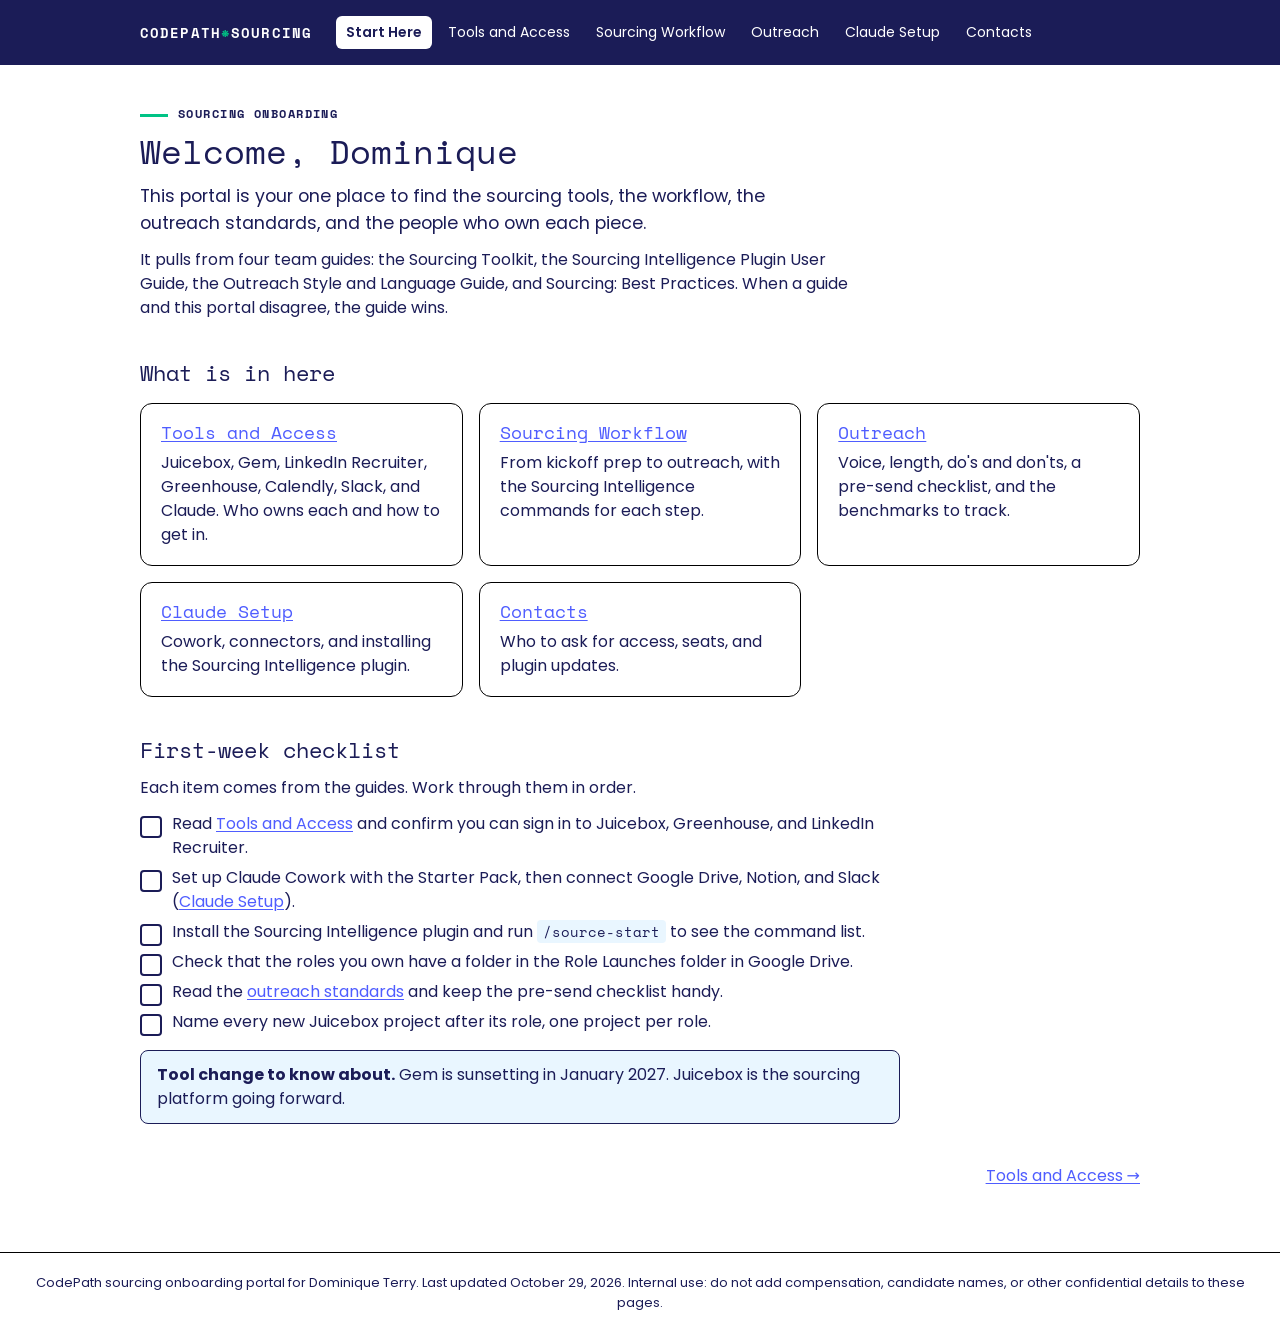
<file: index.html>
<!doctype html>
<html lang="en">
<head>
<meta charset="utf-8">
<meta name="viewport" content="width=device-width, initial-scale=1">
<meta name="robots" content="noindex, nofollow">
<title>Start Here | CodePath Sourcing Onboarding</title>
<link rel="preconnect" href="https://fonts.googleapis.com">
<link rel="preconnect" href="https://fonts.gstatic.com" crossorigin>
<link href="https://fonts.googleapis.com/css2?family=Poppins:wght@300;400;600&family=Space+Mono:wght@400;700&display=swap" rel="stylesheet">
<link rel="stylesheet" href="assets/styles.css">
</head>
<body>
<a class="skip" href="#main">Skip to content</a>
<header class="site"><div class="bar">
<a class="brand" href="index.html">CodePath<span>*</span>Sourcing</a>
<nav class="main" aria-label="Portal"><a href="index.html" aria-current="page">Start Here</a><a href="tools.html">Tools and Access</a><a href="workflow.html">Sourcing Workflow</a><a href="outreach.html">Outreach</a><a href="claude-setup.html">Claude Setup</a><a href="contacts.html">Contacts</a></nav>
</div></header>
<main id="main">
<p class="eyebrow">Sourcing onboarding</p>

<h1>Welcome, Dominique</h1>
<p class="lede">This portal is your one place to find the sourcing tools, the workflow, the outreach standards, and the people who own each piece.</p>
<p>It pulls from four team guides: the Sourcing Toolkit, the Sourcing Intelligence Plugin User Guide, the Outreach Style and Language Guide, and Sourcing: Best Practices. When a guide and this portal disagree, the guide wins.</p>

<h2>What is in here</h2>
<div class="grid">
  <div class="card"><h3><a href="tools.html">Tools and Access</a></h3><p>Juicebox, Gem, LinkedIn Recruiter, Greenhouse, Calendly, Slack, and Claude. Who owns each and how to get in.</p></div>
  <div class="card"><h3><a href="workflow.html">Sourcing Workflow</a></h3><p>From kickoff prep to outreach, with the Sourcing Intelligence commands for each step.</p></div>
  <div class="card"><h3><a href="outreach.html">Outreach</a></h3><p>Voice, length, do's and don'ts, a pre-send checklist, and the benchmarks to track.</p></div>
  <div class="card"><h3><a href="claude-setup.html">Claude Setup</a></h3><p>Cowork, connectors, and installing the Sourcing Intelligence plugin.</p></div>
  <div class="card"><h3><a href="contacts.html">Contacts</a></h3><p>Who to ask for access, seats, and plugin updates.</p></div>
</div>

<h2>First-week checklist</h2>
<p>Each item comes from the guides. Work through them in order.</p>
<ul class="checklist">
  <li>Read <a href="tools.html">Tools and Access</a> and confirm you can sign in to Juicebox, Greenhouse, and LinkedIn Recruiter.</li>
  <li>Set up Claude Cowork with the Starter Pack, then connect Google Drive, Notion, and Slack (<a href="claude-setup.html">Claude Setup</a>).</li>
  <li>Install the Sourcing Intelligence plugin and run <code>/source-start</code> to see the command list.</li>
  <li>Check that the roles you own have a folder in the Role Launches folder in Google Drive.</li>
  <li>Read the <a href="outreach.html">outreach standards</a> and keep the pre-send checklist handy.</li>
  <li>Name every new Juicebox project after its role, one project per role.</li>
</ul>

<div class="note"><strong>Tool change to know about.</strong> Gem is sunsetting in January 2027. Juicebox is the sourcing platform going forward.</div>

<div class="pager"><span></span><a href="tools.html">Tools and Access &rarr;</a></div>
</main>
<footer class="site">CodePath sourcing onboarding portal for Dominique Terry. Last updated October 29, 2026. Internal use: do not add compensation, candidate names, or other confidential details to these pages.</footer>
</body>
</html>
</file>
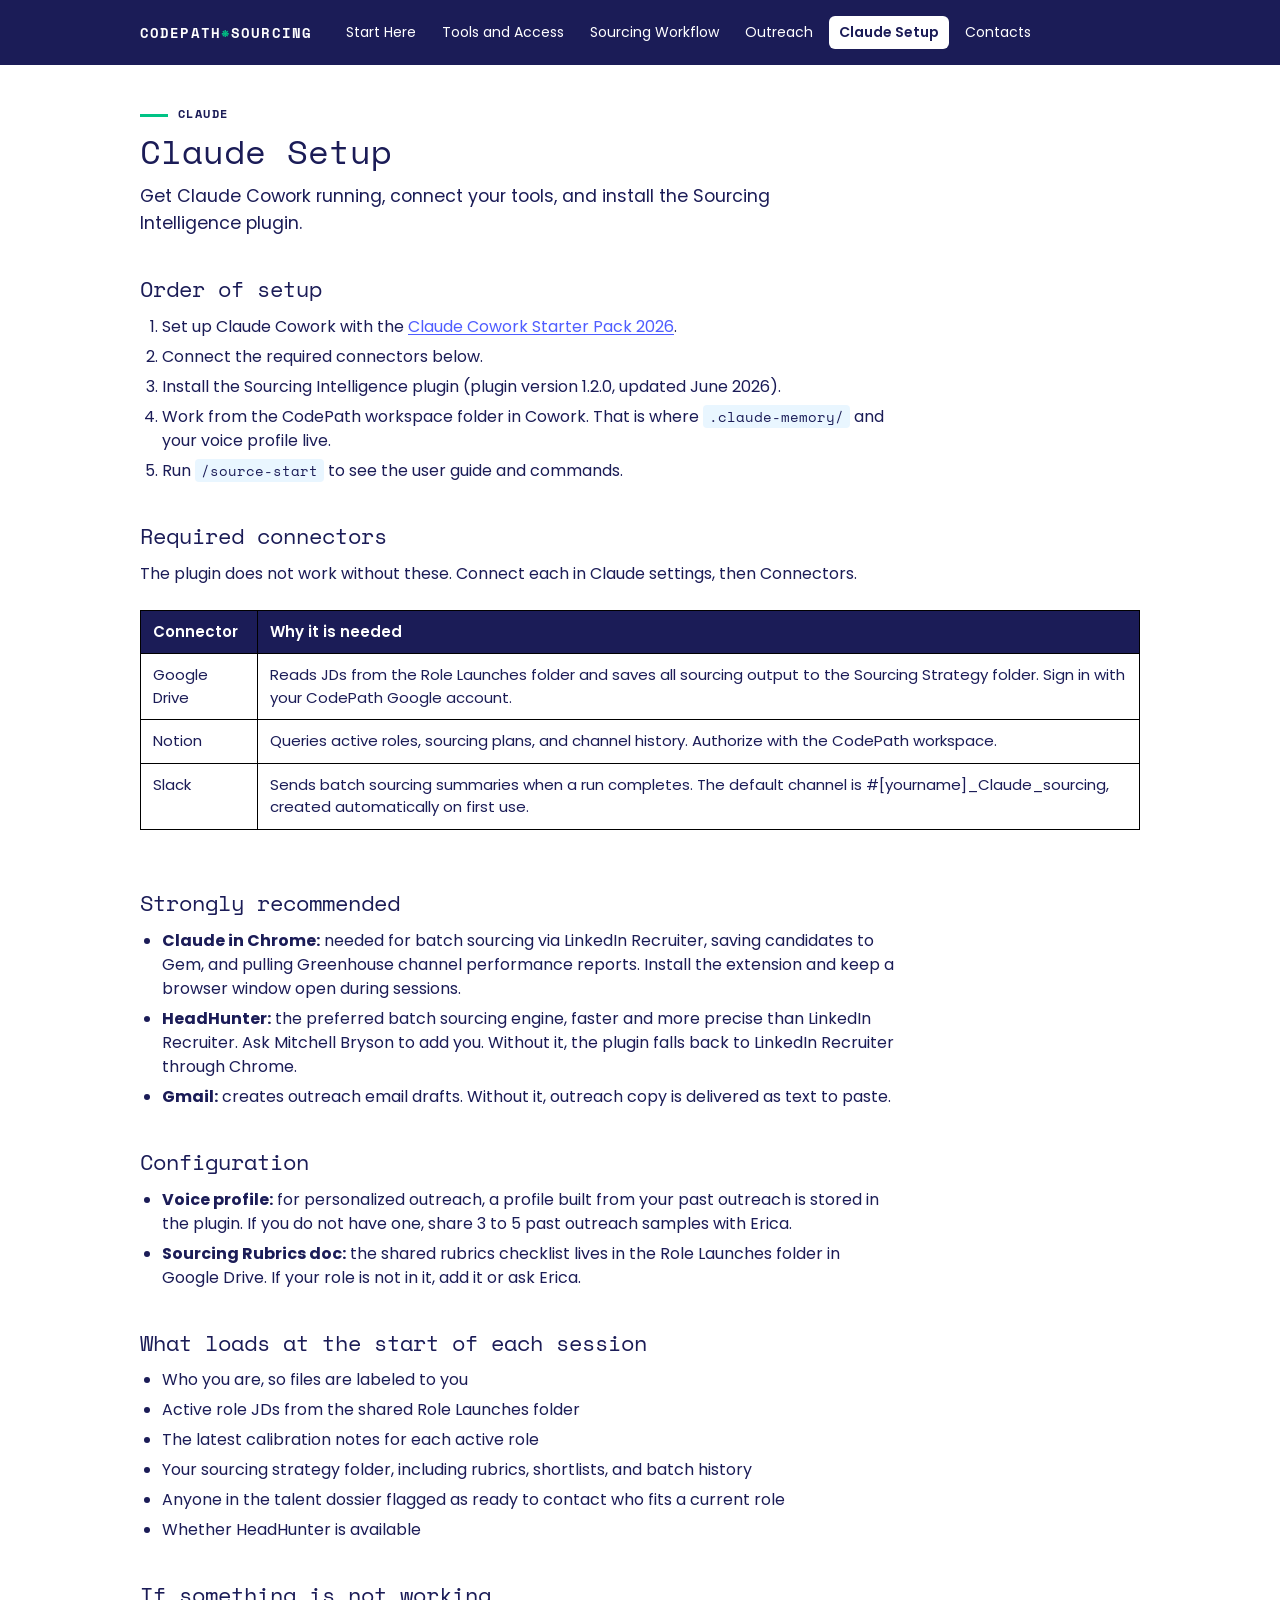
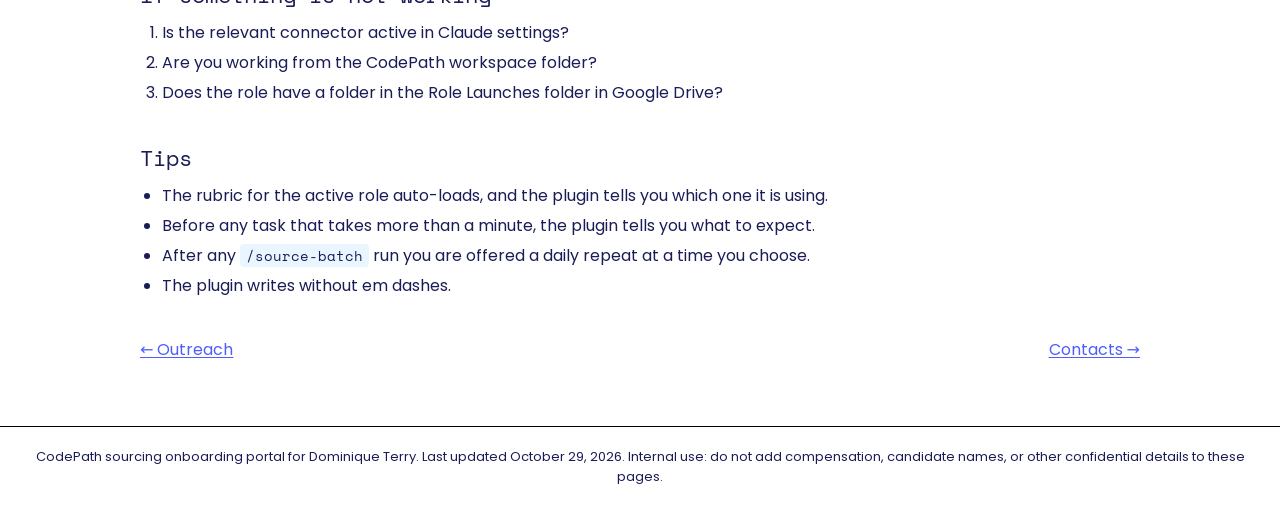
<file: claude-setup.html>
<!doctype html>
<html lang="en">
<head>
<meta charset="utf-8">
<meta name="viewport" content="width=device-width, initial-scale=1">
<meta name="robots" content="noindex, nofollow">
<title>Claude Setup | CodePath Sourcing Onboarding</title>
<link rel="preconnect" href="https://fonts.googleapis.com">
<link rel="preconnect" href="https://fonts.gstatic.com" crossorigin>
<link href="https://fonts.googleapis.com/css2?family=Poppins:wght@300;400;600&family=Space+Mono:wght@400;700&display=swap" rel="stylesheet">
<link rel="stylesheet" href="assets/styles.css">
</head>
<body>
<a class="skip" href="#main">Skip to content</a>
<header class="site"><div class="bar">
<a class="brand" href="index.html">CodePath<span>*</span>Sourcing</a>
<nav class="main" aria-label="Portal"><a href="index.html">Start Here</a><a href="tools.html">Tools and Access</a><a href="workflow.html">Sourcing Workflow</a><a href="outreach.html">Outreach</a><a href="claude-setup.html" aria-current="page">Claude Setup</a><a href="contacts.html">Contacts</a></nav>
</div></header>
<main id="main">
<p class="eyebrow">Claude</p>

<h1>Claude Setup</h1>
<p class="lede">Get Claude Cowork running, connect your tools, and install the Sourcing Intelligence plugin.</p>

<h2>Order of setup</h2>
<ol>
  <li>Set up Claude Cowork with the <a href="https://docs.google.com/document/d/1iY95swz3PVHkRbyrtXBDbuEl2uq7Ie4GvumtFg5DYiA/edit?tab=t.0">Claude Cowork Starter Pack 2026</a>.</li>
  <li>Connect the required connectors below.</li>
  <li>Install the Sourcing Intelligence plugin (plugin version 1.2.0, updated June 2026).</li>
  <li>Work from the CodePath workspace folder in Cowork. That is where <code>.claude-memory/</code> and your voice profile live.</li>
  <li>Run <code>/source-start</code> to see the user guide and commands.</li>
</ol>

<h2>Required connectors</h2>
<p>The plugin does not work without these. Connect each in Claude settings, then Connectors.</p>
<div class="table-wrap"><table>
<thead><tr><th>Connector</th><th>Why it is needed</th></tr></thead>
<tbody>
<tr><td>Google Drive</td><td>Reads JDs from the Role Launches folder and saves all sourcing output to the Sourcing Strategy folder. Sign in with your CodePath Google account.</td></tr>
<tr><td>Notion</td><td>Queries active roles, sourcing plans, and channel history. Authorize with the CodePath workspace.</td></tr>
<tr><td>Slack</td><td>Sends batch sourcing summaries when a run completes. The default channel is #[yourname]_Claude_sourcing, created automatically on first use.</td></tr>
</tbody></table></div>

<h2>Strongly recommended</h2>
<ul>
  <li><strong>Claude in Chrome:</strong> needed for batch sourcing via LinkedIn Recruiter, saving candidates to Gem, and pulling Greenhouse channel performance reports. Install the extension and keep a browser window open during sessions.</li>
  <li><strong>HeadHunter:</strong> the preferred batch sourcing engine, faster and more precise than LinkedIn Recruiter. Ask Mitchell Bryson to add you. Without it, the plugin falls back to LinkedIn Recruiter through Chrome.</li>
  <li><strong>Gmail:</strong> creates outreach email drafts. Without it, outreach copy is delivered as text to paste.</li>
</ul>

<h2>Configuration</h2>
<ul>
  <li><strong>Voice profile:</strong> for personalized outreach, a profile built from your past outreach is stored in the plugin. If you do not have one, share 3 to 5 past outreach samples with Erica.</li>
  <li><strong>Sourcing Rubrics doc:</strong> the shared rubrics checklist lives in the Role Launches folder in Google Drive. If your role is not in it, add it or ask Erica.</li>
</ul>

<h2>What loads at the start of each session</h2>
<ul>
  <li>Who you are, so files are labeled to you</li>
  <li>Active role JDs from the shared Role Launches folder</li>
  <li>The latest calibration notes for each active role</li>
  <li>Your sourcing strategy folder, including rubrics, shortlists, and batch history</li>
  <li>Anyone in the talent dossier flagged as ready to contact who fits a current role</li>
  <li>Whether HeadHunter is available</li>
</ul>

<h2>If something is not working</h2>
<ol>
  <li>Is the relevant connector active in Claude settings?</li>
  <li>Are you working from the CodePath workspace folder?</li>
  <li>Does the role have a folder in the Role Launches folder in Google Drive?</li>
</ol>

<h2>Tips</h2>
<ul>
  <li>The rubric for the active role auto-loads, and the plugin tells you which one it is using.</li>
  <li>Before any task that takes more than a minute, the plugin tells you what to expect.</li>
  <li>After any <code>/source-batch</code> run you are offered a daily repeat at a time you choose.</li>
  <li>The plugin writes without em dashes.</li>
</ul>

<div class="pager"><a href="outreach.html">&larr; Outreach</a><a href="contacts.html">Contacts &rarr;</a></div>
</main>
<footer class="site">CodePath sourcing onboarding portal for Dominique Terry. Last updated October 29, 2026. Internal use: do not add compensation, candidate names, or other confidential details to these pages.</footer>
</body>
</html>
</file>
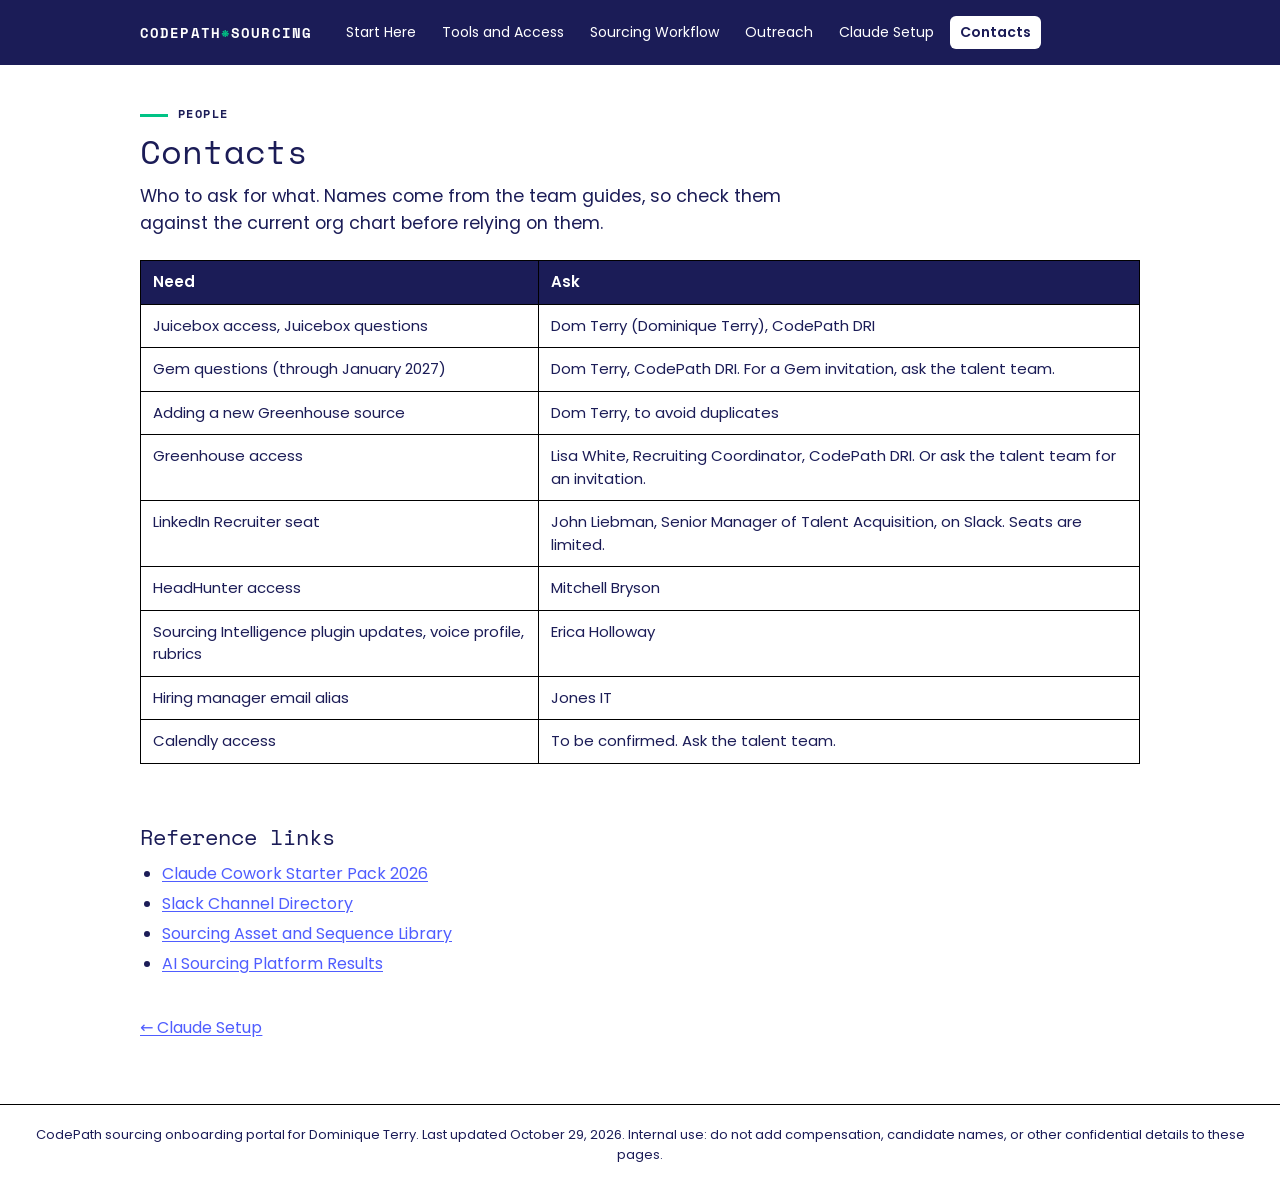
<file: contacts.html>
<!doctype html>
<html lang="en">
<head>
<meta charset="utf-8">
<meta name="viewport" content="width=device-width, initial-scale=1">
<meta name="robots" content="noindex, nofollow">
<title>Contacts | CodePath Sourcing Onboarding</title>
<link rel="preconnect" href="https://fonts.googleapis.com">
<link rel="preconnect" href="https://fonts.gstatic.com" crossorigin>
<link href="https://fonts.googleapis.com/css2?family=Poppins:wght@300;400;600&family=Space+Mono:wght@400;700&display=swap" rel="stylesheet">
<link rel="stylesheet" href="assets/styles.css">
</head>
<body>
<a class="skip" href="#main">Skip to content</a>
<header class="site"><div class="bar">
<a class="brand" href="index.html">CodePath<span>*</span>Sourcing</a>
<nav class="main" aria-label="Portal"><a href="index.html">Start Here</a><a href="tools.html">Tools and Access</a><a href="workflow.html">Sourcing Workflow</a><a href="outreach.html">Outreach</a><a href="claude-setup.html">Claude Setup</a><a href="contacts.html" aria-current="page">Contacts</a></nav>
</div></header>
<main id="main">
<p class="eyebrow">People</p>

<h1>Contacts</h1>
<p class="lede">Who to ask for what. Names come from the team guides, so check them against the current org chart before relying on them.</p>

<div class="table-wrap"><table>
<thead><tr><th>Need</th><th>Ask</th></tr></thead>
<tbody>
<tr><td>Juicebox access, Juicebox questions</td><td>Dom Terry (Dominique Terry), CodePath DRI</td></tr>
<tr><td>Gem questions (through January 2027)</td><td>Dom Terry, CodePath DRI. For a Gem invitation, ask the talent team.</td></tr>
<tr><td>Adding a new Greenhouse source</td><td>Dom Terry, to avoid duplicates</td></tr>
<tr><td>Greenhouse access</td><td>Lisa White, Recruiting Coordinator, CodePath DRI. Or ask the talent team for an invitation.</td></tr>
<tr><td>LinkedIn Recruiter seat</td><td>John Liebman, Senior Manager of Talent Acquisition, on Slack. Seats are limited.</td></tr>
<tr><td>HeadHunter access</td><td>Mitchell Bryson</td></tr>
<tr><td>Sourcing Intelligence plugin updates, voice profile, rubrics</td><td>Erica Holloway</td></tr>
<tr><td>Hiring manager email alias</td><td>Jones IT</td></tr>
<tr><td>Calendly access</td><td>To be confirmed. Ask the talent team.</td></tr>
</tbody></table></div>

<h2>Reference links</h2>
<ul>
  <li><a href="https://docs.google.com/document/d/1iY95swz3PVHkRbyrtXBDbuEl2uq7Ie4GvumtFg5DYiA/edit?tab=t.0">Claude Cowork Starter Pack 2026</a></li>
  <li><a href="https://app.notion.com/p/codepathdotorg/1d4c9e0957234f03a2c33e487982c415?v=3216208b00cd8026946c000cfcd53709">Slack Channel Directory</a></li>
  <li><a href="https://app.notion.com/p/codepathdotorg/Sourcing-Asset-and-Sequence-Library-3c16208b00cd815ba8d2f25c360b2ee9">Sourcing Asset and Sequence Library</a></li>
  <li><a href="https://docs.google.com/document/d/1y2Ye_hQ9TJdgODXdt9-y8b425pr438uBBQH84nAvB_g/edit?tab=t.0#heading=h.7q8uhmfzhnge">AI Sourcing Platform Results</a></li>
</ul>

<div class="pager"><a href="claude-setup.html">&larr; Claude Setup</a><span></span></div>
</main>
<footer class="site">CodePath sourcing onboarding portal for Dominique Terry. Last updated October 29, 2026. Internal use: do not add compensation, candidate names, or other confidential details to these pages.</footer>
</body>
</html>
</file>
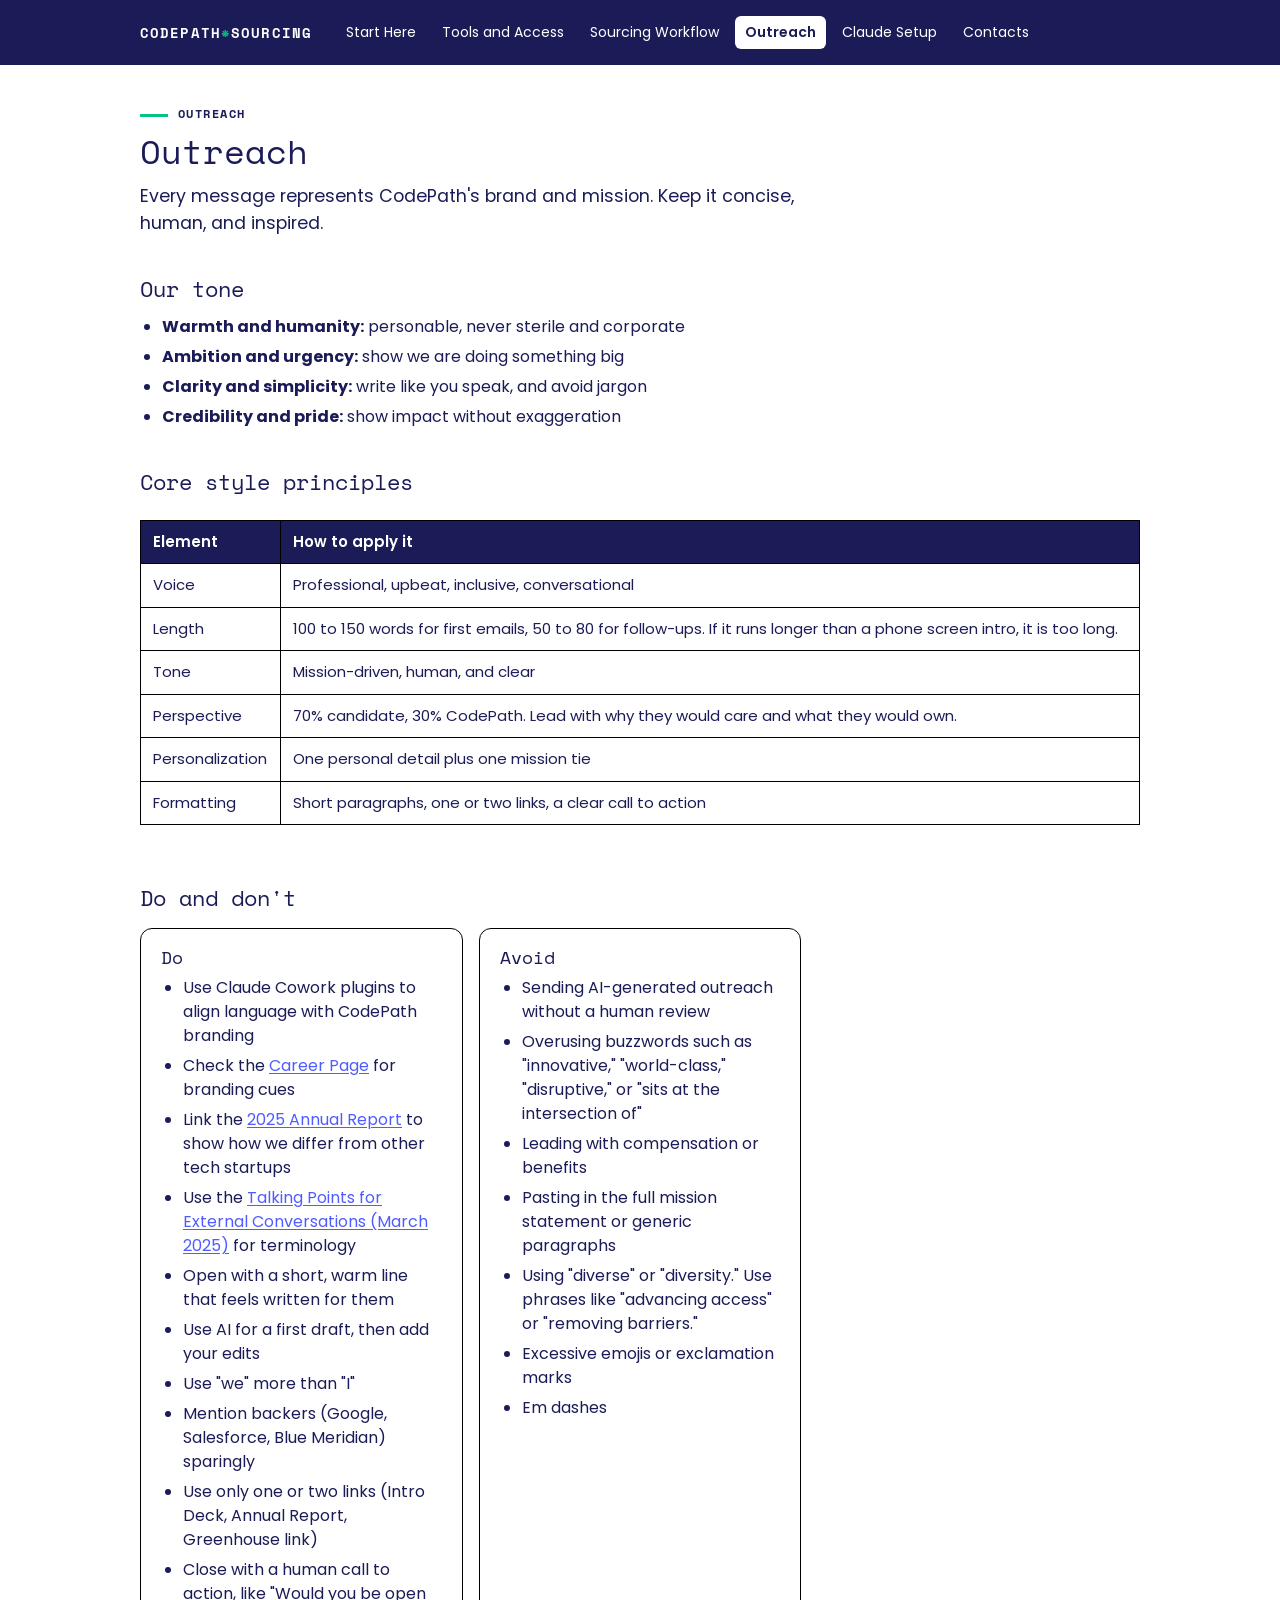
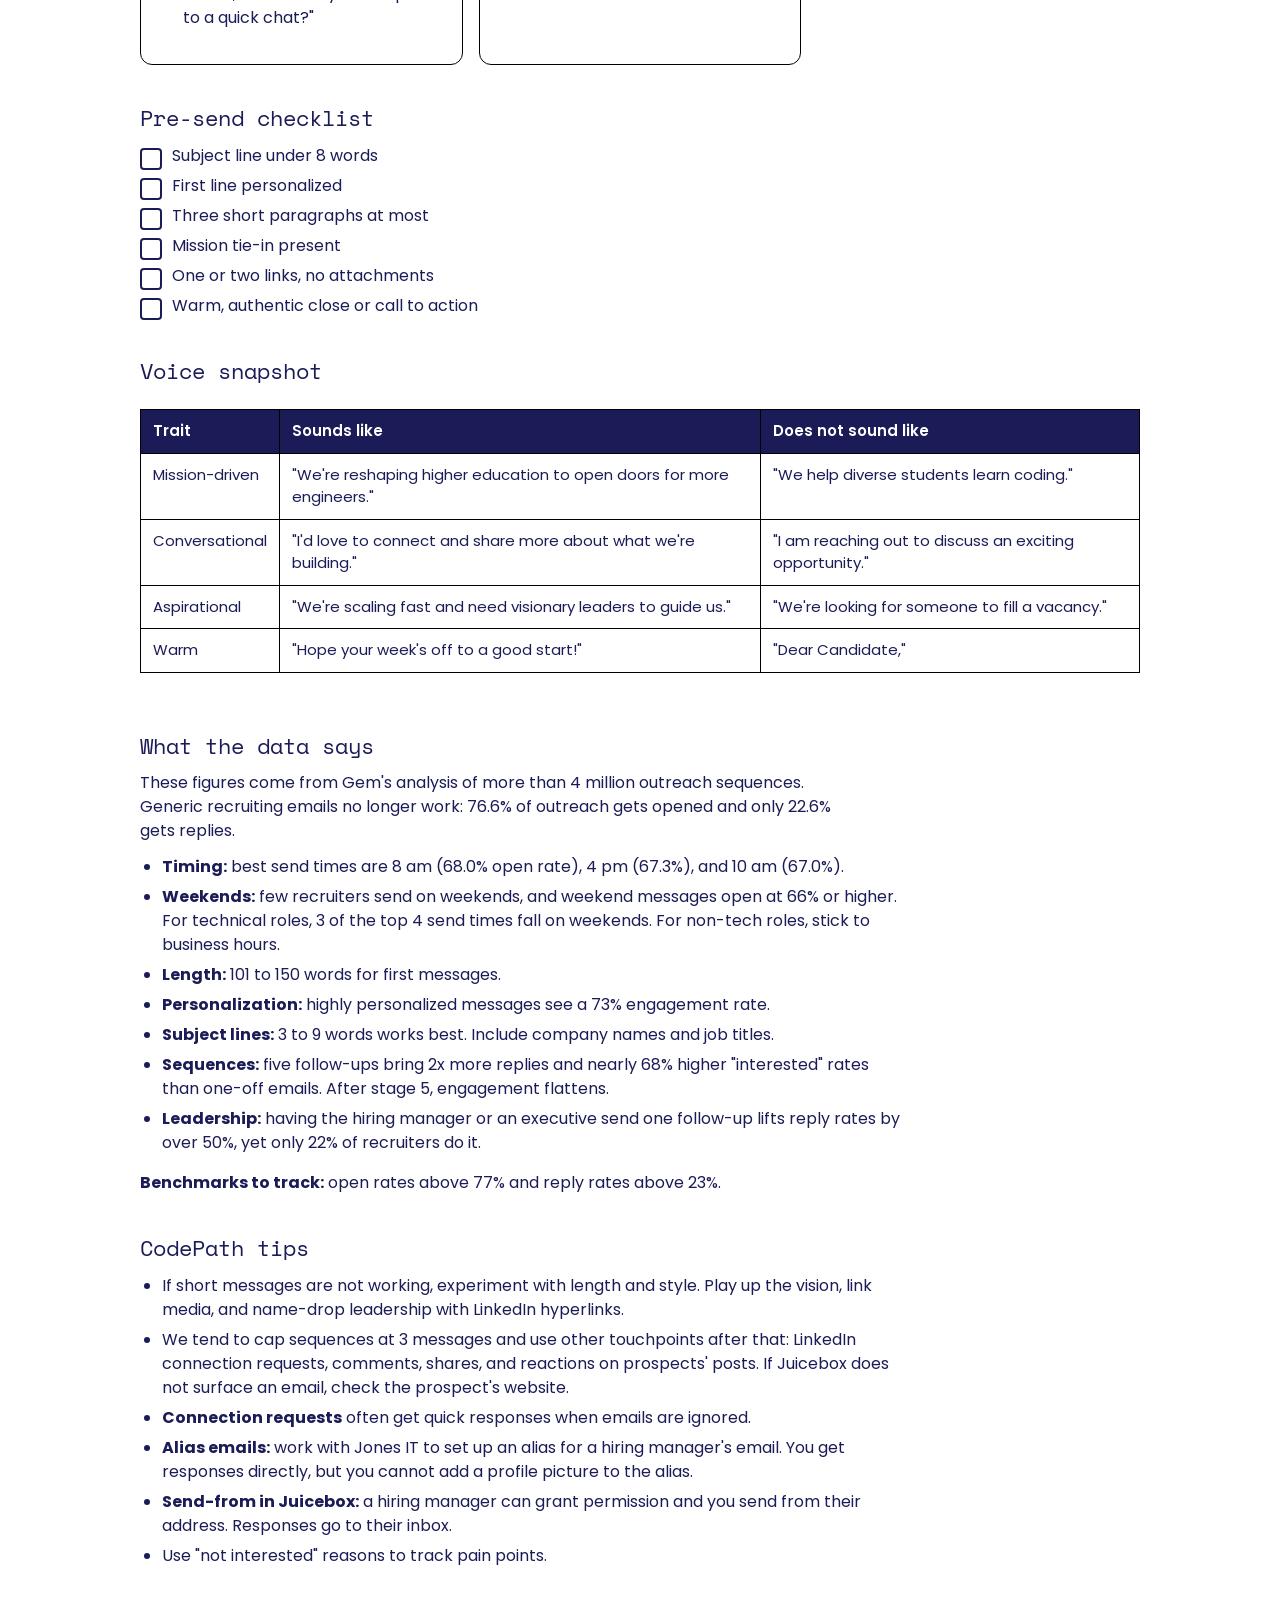
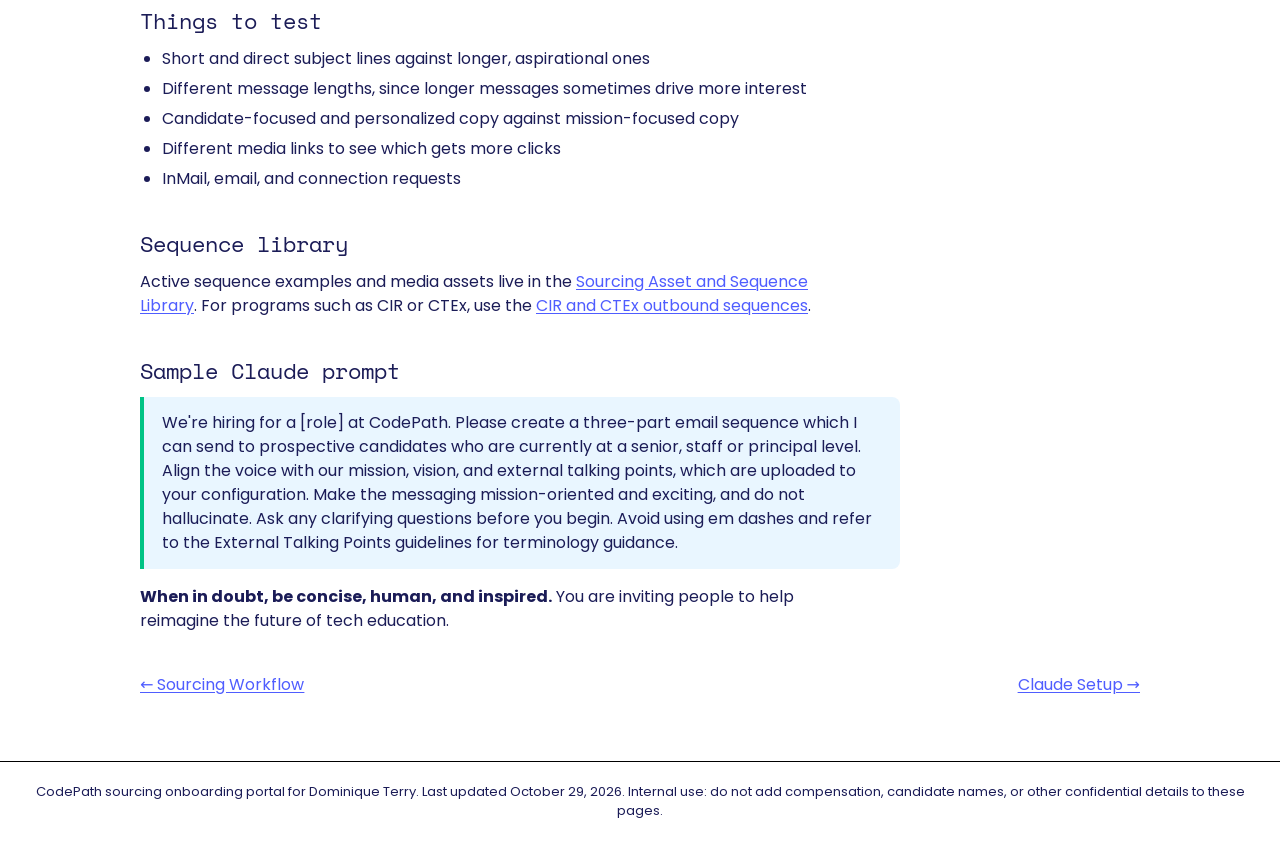
<file: outreach.html>
<!doctype html>
<html lang="en">
<head>
<meta charset="utf-8">
<meta name="viewport" content="width=device-width, initial-scale=1">
<meta name="robots" content="noindex, nofollow">
<title>Outreach | CodePath Sourcing Onboarding</title>
<link rel="preconnect" href="https://fonts.googleapis.com">
<link rel="preconnect" href="https://fonts.gstatic.com" crossorigin>
<link href="https://fonts.googleapis.com/css2?family=Poppins:wght@300;400;600&family=Space+Mono:wght@400;700&display=swap" rel="stylesheet">
<link rel="stylesheet" href="assets/styles.css">
</head>
<body>
<a class="skip" href="#main">Skip to content</a>
<header class="site"><div class="bar">
<a class="brand" href="index.html">CodePath<span>*</span>Sourcing</a>
<nav class="main" aria-label="Portal"><a href="index.html">Start Here</a><a href="tools.html">Tools and Access</a><a href="workflow.html">Sourcing Workflow</a><a href="outreach.html" aria-current="page">Outreach</a><a href="claude-setup.html">Claude Setup</a><a href="contacts.html">Contacts</a></nav>
</div></header>
<main id="main">
<p class="eyebrow">Outreach</p>

<h1>Outreach</h1>
<p class="lede">Every message represents CodePath's brand and mission. Keep it concise, human, and inspired.</p>

<h2>Our tone</h2>
<ul>
  <li><strong>Warmth and humanity:</strong> personable, never sterile and corporate</li>
  <li><strong>Ambition and urgency:</strong> show we are doing something big</li>
  <li><strong>Clarity and simplicity:</strong> write like you speak, and avoid jargon</li>
  <li><strong>Credibility and pride:</strong> show impact without exaggeration</li>
</ul>

<h2>Core style principles</h2>
<div class="table-wrap"><table>
<thead><tr><th>Element</th><th>How to apply it</th></tr></thead>
<tbody>
<tr><td>Voice</td><td>Professional, upbeat, inclusive, conversational</td></tr>
<tr><td>Length</td><td>100 to 150 words for first emails, 50 to 80 for follow-ups. If it runs longer than a phone screen intro, it is too long.</td></tr>
<tr><td>Tone</td><td>Mission-driven, human, and clear</td></tr>
<tr><td>Perspective</td><td>70% candidate, 30% CodePath. Lead with why they would care and what they would own.</td></tr>
<tr><td>Personalization</td><td>One personal detail plus one mission tie</td></tr>
<tr><td>Formatting</td><td>Short paragraphs, one or two links, a clear call to action</td></tr>
</tbody></table></div>

<h2>Do and don't</h2>
<div class="grid">
<div class="card"><h3>Do</h3><ul>
  <li>Use Claude Cowork plugins to align language with CodePath branding</li>
  <li>Check the <a href="https://www.codepath.org/careers?hs_preview=yZFImjnM-214367563415">Career Page</a> for branding cues</li>
  <li>Link the <a href="https://codepath.org/hubfs/2025%20Annual%20Report/CodePath%202025%20Annual%20Report.pdf">2025 Annual Report</a> to show how we differ from other tech startups</li>
  <li>Use the <a href="https://docs.google.com/document/u/0/d/1_gG3Yfskv8vBsAEmDekgJt07sgIPGfYCjbqvd3KuX98/edit">Talking Points for External Conversations (March 2025)</a> for terminology</li>
  <li>Open with a short, warm line that feels written for them</li>
  <li>Use AI for a first draft, then add your edits</li>
  <li>Use "we" more than "I"</li>
  <li>Mention backers (Google, Salesforce, Blue Meridian) sparingly</li>
  <li>Use only one or two links (Intro Deck, Annual Report, Greenhouse link)</li>
  <li>Close with a human call to action, like "Would you be open to a quick chat?"</li>
</ul></div>
<div class="card"><h3>Avoid</h3><ul>
  <li>Sending AI-generated outreach without a human review</li>
  <li>Overusing buzzwords such as "innovative," "world-class," "disruptive," or "sits at the intersection of"</li>
  <li>Leading with compensation or benefits</li>
  <li>Pasting in the full mission statement or generic paragraphs</li>
  <li>Using "diverse" or "diversity." Use phrases like "advancing access" or "removing barriers."</li>
  <li>Excessive emojis or exclamation marks</li>
  <li>Em dashes</li>
</ul></div>
</div>

<h2>Pre-send checklist</h2>
<ul class="checklist">
  <li>Subject line under 8 words</li>
  <li>First line personalized</li>
  <li>Three short paragraphs at most</li>
  <li>Mission tie-in present</li>
  <li>One or two links, no attachments</li>
  <li>Warm, authentic close or call to action</li>
</ul>

<h2>Voice snapshot</h2>
<div class="table-wrap"><table>
<thead><tr><th>Trait</th><th>Sounds like</th><th>Does not sound like</th></tr></thead>
<tbody>
<tr><td>Mission-driven</td><td>"We're reshaping higher education to open doors for more engineers."</td><td>"We help diverse students learn coding."</td></tr>
<tr><td>Conversational</td><td>"I'd love to connect and share more about what we're building."</td><td>"I am reaching out to discuss an exciting opportunity."</td></tr>
<tr><td>Aspirational</td><td>"We're scaling fast and need visionary leaders to guide us."</td><td>"We're looking for someone to fill a vacancy."</td></tr>
<tr><td>Warm</td><td>"Hope your week's off to a good start!"</td><td>"Dear Candidate,"</td></tr>
</tbody></table></div>

<h2>What the data says</h2>
<p>These figures come from Gem's analysis of more than 4 million outreach sequences. Generic recruiting emails no longer work: 76.6% of outreach gets opened and only 22.6% gets replies.</p>
<ul>
  <li><strong>Timing:</strong> best send times are 8 am (68.0% open rate), 4 pm (67.3%), and 10 am (67.0%).</li>
  <li><strong>Weekends:</strong> few recruiters send on weekends, and weekend messages open at 66% or higher. For technical roles, 3 of the top 4 send times fall on weekends. For non-tech roles, stick to business hours.</li>
  <li><strong>Length:</strong> 101 to 150 words for first messages.</li>
  <li><strong>Personalization:</strong> highly personalized messages see a 73% engagement rate.</li>
  <li><strong>Subject lines:</strong> 3 to 9 words works best. Include company names and job titles.</li>
  <li><strong>Sequences:</strong> five follow-ups bring 2x more replies and nearly 68% higher "interested" rates than one-off emails. After stage 5, engagement flattens.</li>
  <li><strong>Leadership:</strong> having the hiring manager or an executive send one follow-up lifts reply rates by over 50%, yet only 22% of recruiters do it.</li>
</ul>
<p><strong>Benchmarks to track:</strong> open rates above 77% and reply rates above 23%.</p>

<h2>CodePath tips</h2>
<ul>
  <li>If short messages are not working, experiment with length and style. Play up the vision, link media, and name-drop leadership with LinkedIn hyperlinks.</li>
  <li>We tend to cap sequences at 3 messages and use other touchpoints after that: LinkedIn connection requests, comments, shares, and reactions on prospects' posts. If Juicebox does not surface an email, check the prospect's website.</li>
  <li><strong>Connection requests</strong> often get quick responses when emails are ignored.</li>
  <li><strong>Alias emails:</strong> work with Jones IT to set up an alias for a hiring manager's email. You get responses directly, but you cannot add a profile picture to the alias.</li>
  <li><strong>Send-from in Juicebox:</strong> a hiring manager can grant permission and you send from their address. Responses go to their inbox.</li>
  <li>Use "not interested" reasons to track pain points.</li>
</ul>

<h2>Things to test</h2>
<ul>
  <li>Short and direct subject lines against longer, aspirational ones</li>
  <li>Different message lengths, since longer messages sometimes drive more interest</li>
  <li>Candidate-focused and personalized copy against mission-focused copy</li>
  <li>Different media links to see which gets more clicks</li>
  <li>InMail, email, and connection requests</li>
</ul>

<h2>Sequence library</h2>
<p>Active sequence examples and media assets live in the <a href="https://app.notion.com/p/codepathdotorg/Sourcing-Asset-and-Sequence-Library-3c16208b00cd815ba8d2f25c360b2ee9">Sourcing Asset and Sequence Library</a>. For programs such as CIR or CTEx, use the <a href="https://docs.google.com/document/d/1qFPmdclllYoI8aP1AcQaFkDWQZlxUHMND03jwlG_r90/edit?tab=t.0#heading=h.cqxrt1hsu24b">CIR and CTEx outbound sequences</a>.</p>

<h2>Sample Claude prompt</h2>
<blockquote>We're hiring for a [role] at CodePath. Please create a three-part email sequence which I can send to prospective candidates who are currently at a senior, staff or principal level. Align the voice with our mission, vision, and external talking points, which are uploaded to your configuration. Make the messaging mission-oriented and exciting, and do not hallucinate. Ask any clarifying questions before you begin. Avoid using em dashes and refer to the External Talking Points guidelines for terminology guidance.</blockquote>

<p><strong>When in doubt, be concise, human, and inspired.</strong> You are inviting people to help reimagine the future of tech education.</p>

<div class="pager"><a href="workflow.html">&larr; Sourcing Workflow</a><a href="claude-setup.html">Claude Setup &rarr;</a></div>
</main>
<footer class="site">CodePath sourcing onboarding portal for Dominique Terry. Last updated October 29, 2026. Internal use: do not add compensation, candidate names, or other confidential details to these pages.</footer>
</body>
</html>
</file>
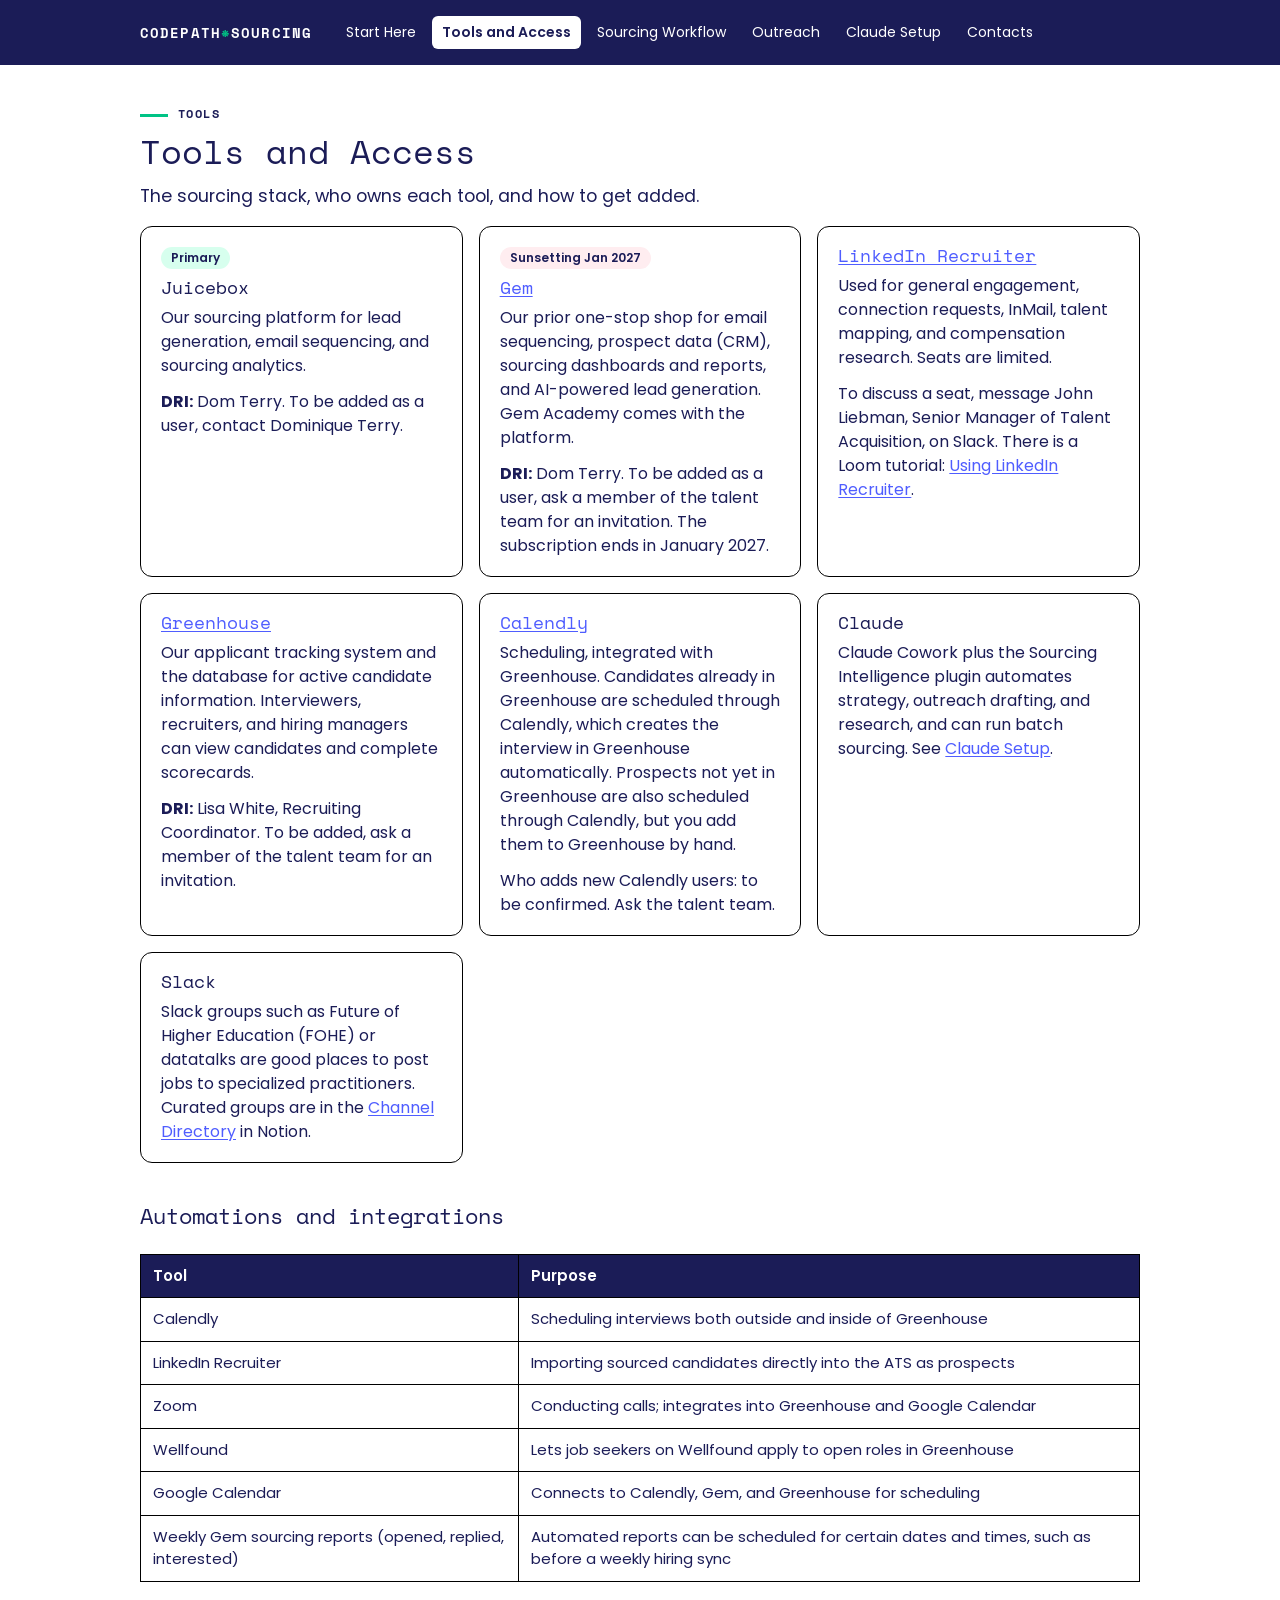
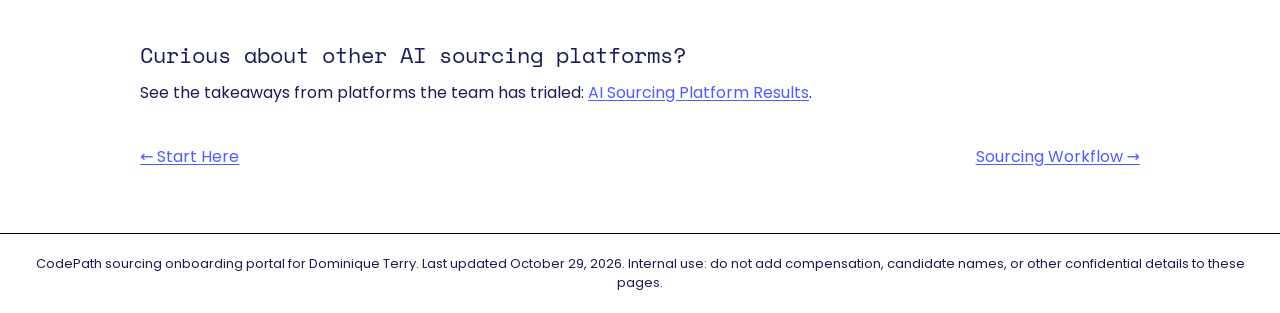
<file: tools.html>
<!doctype html>
<html lang="en">
<head>
<meta charset="utf-8">
<meta name="viewport" content="width=device-width, initial-scale=1">
<meta name="robots" content="noindex, nofollow">
<title>Tools and Access | CodePath Sourcing Onboarding</title>
<link rel="preconnect" href="https://fonts.googleapis.com">
<link rel="preconnect" href="https://fonts.gstatic.com" crossorigin>
<link href="https://fonts.googleapis.com/css2?family=Poppins:wght@300;400;600&family=Space+Mono:wght@400;700&display=swap" rel="stylesheet">
<link rel="stylesheet" href="assets/styles.css">
</head>
<body>
<a class="skip" href="#main">Skip to content</a>
<header class="site"><div class="bar">
<a class="brand" href="index.html">CodePath<span>*</span>Sourcing</a>
<nav class="main" aria-label="Portal"><a href="index.html">Start Here</a><a href="tools.html" aria-current="page">Tools and Access</a><a href="workflow.html">Sourcing Workflow</a><a href="outreach.html">Outreach</a><a href="claude-setup.html">Claude Setup</a><a href="contacts.html">Contacts</a></nav>
</div></header>
<main id="main">
<p class="eyebrow">Tools</p>

<h1>Tools and Access</h1>
<p class="lede">The sourcing stack, who owns each tool, and how to get added.</p>

<div class="grid">
  <div class="card"><span class="tag">Primary</span><h3>Juicebox</h3>
    <p>Our sourcing platform for lead generation, email sequencing, and sourcing analytics.</p>
    <p><strong>DRI:</strong> Dom Terry. To be added as a user, contact Dominique Terry.</p></div>
  <div class="card"><span class="tag warn">Sunsetting Jan 2027</span><h3><a href="https://www.gem.com/">Gem</a></h3>
    <p>Our prior one-stop shop for email sequencing, prospect data (CRM), sourcing dashboards and reports, and AI-powered lead generation. Gem Academy comes with the platform.</p>
    <p><strong>DRI:</strong> Dom Terry. To be added as a user, ask a member of the talent team for an invitation. The subscription ends in January 2027.</p></div>
  <div class="card"><h3><a href="https://www.linkedin.com/">LinkedIn Recruiter</a></h3>
    <p>Used for general engagement, connection requests, InMail, talent mapping, and compensation research. Seats are limited.</p>
    <p>To discuss a seat, message John Liebman, Senior Manager of Talent Acquisition, on Slack. There is a Loom tutorial: <a href="https://www.loom.com/share/766f56aaf041427aa0b30d46d0cbed10">Using LinkedIn Recruiter</a>.</p></div>
  <div class="card"><h3><a href="https://www.greenhouse.com/">Greenhouse</a></h3>
    <p>Our applicant tracking system and the database for active candidate information. Interviewers, recruiters, and hiring managers can view candidates and complete scorecards.</p>
    <p><strong>DRI:</strong> Lisa White, Recruiting Coordinator. To be added, ask a member of the talent team for an invitation.</p></div>
  <div class="card"><h3><a href="https://calendly.com/">Calendly</a></h3>
    <p>Scheduling, integrated with Greenhouse. Candidates already in Greenhouse are scheduled through Calendly, which creates the interview in Greenhouse automatically. Prospects not yet in Greenhouse are also scheduled through Calendly, but you add them to Greenhouse by hand.</p>
    <p>Who adds new Calendly users: to be confirmed. Ask the talent team.</p></div>
  <div class="card"><h3>Claude</h3>
    <p>Claude Cowork plus the Sourcing Intelligence plugin automates strategy, outreach drafting, and research, and can run batch sourcing. See <a href="claude-setup.html">Claude Setup</a>.</p></div>
  <div class="card"><h3>Slack</h3>
    <p>Slack groups such as Future of Higher Education (FOHE) or datatalks are good places to post jobs to specialized practitioners. Curated groups are in the <a href="https://app.notion.com/p/codepathdotorg/1d4c9e0957234f03a2c33e487982c415?v=3216208b00cd8026946c000cfcd53709">Channel Directory</a> in Notion.</p></div>
</div>

<h2>Automations and integrations</h2>
<div class="table-wrap"><table>
<thead><tr><th>Tool</th><th>Purpose</th></tr></thead>
<tbody>
<tr><td>Calendly</td><td>Scheduling interviews both outside and inside of Greenhouse</td></tr>
<tr><td>LinkedIn Recruiter</td><td>Importing sourced candidates directly into the ATS as prospects</td></tr>
<tr><td>Zoom</td><td>Conducting calls; integrates into Greenhouse and Google Calendar</td></tr>
<tr><td>Wellfound</td><td>Lets job seekers on Wellfound apply to open roles in Greenhouse</td></tr>
<tr><td>Google Calendar</td><td>Connects to Calendly, Gem, and Greenhouse for scheduling</td></tr>
<tr><td>Weekly Gem sourcing reports (opened, replied, interested)</td><td>Automated reports can be scheduled for certain dates and times, such as before a weekly hiring sync</td></tr>
</tbody></table></div>

<h2>Curious about other AI sourcing platforms?</h2>
<p>See the takeaways from platforms the team has trialed: <a href="https://docs.google.com/document/d/1y2Ye_hQ9TJdgODXdt9-y8b425pr438uBBQH84nAvB_g/edit?tab=t.0#heading=h.7q8uhmfzhnge">AI Sourcing Platform Results</a>.</p>

<div class="pager"><a href="index.html">&larr; Start Here</a><a href="workflow.html">Sourcing Workflow &rarr;</a></div>
</main>
<footer class="site">CodePath sourcing onboarding portal for Dominique Terry. Last updated October 29, 2026. Internal use: do not add compensation, candidate names, or other confidential details to these pages.</footer>
</body>
</html>
</file>
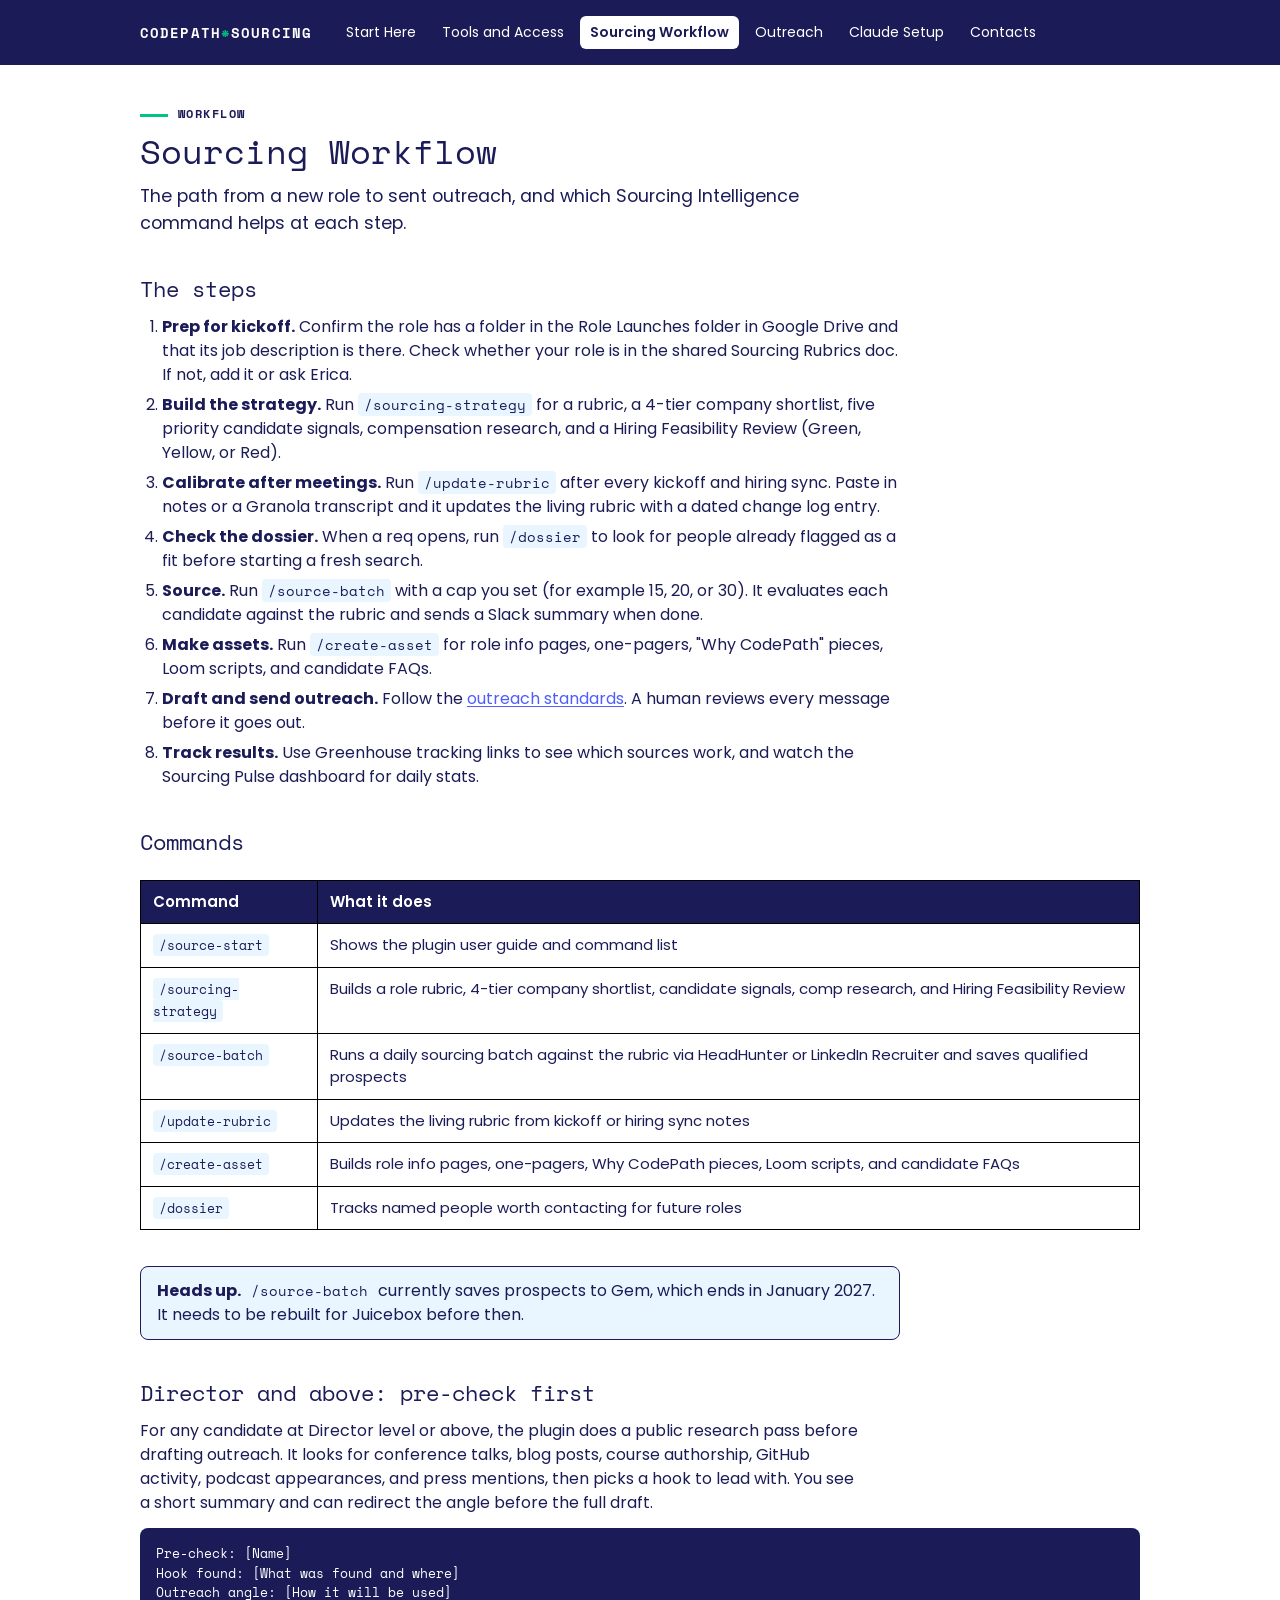
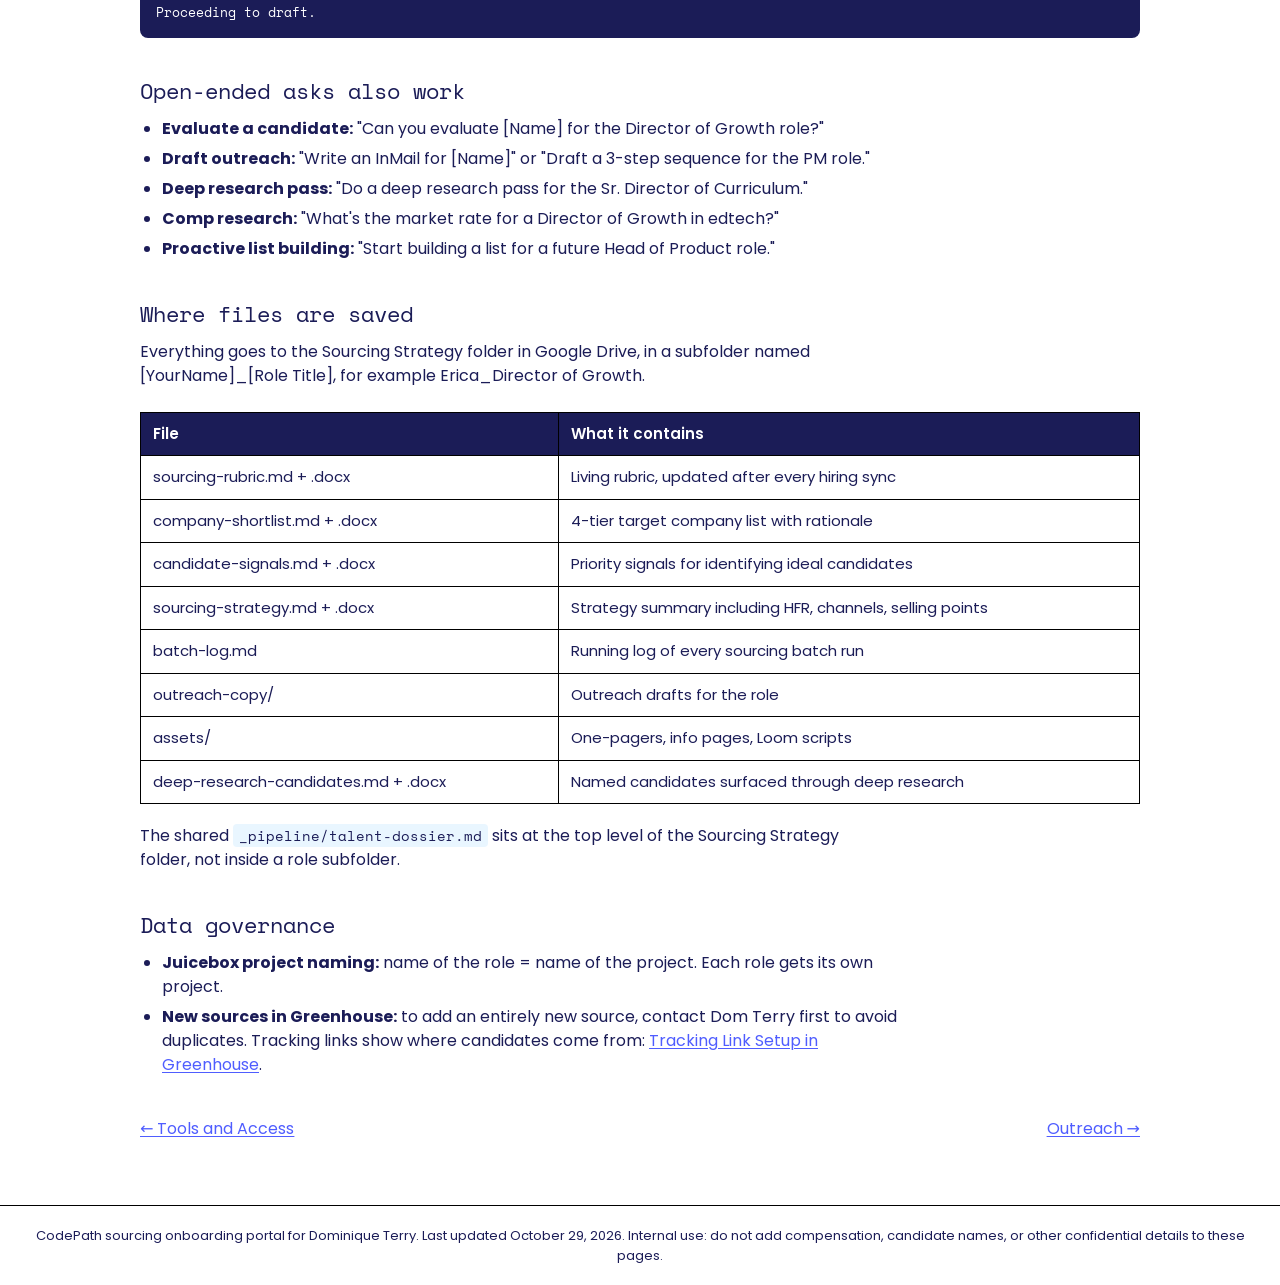
<file: workflow.html>
<!doctype html>
<html lang="en">
<head>
<meta charset="utf-8">
<meta name="viewport" content="width=device-width, initial-scale=1">
<meta name="robots" content="noindex, nofollow">
<title>Sourcing Workflow | CodePath Sourcing Onboarding</title>
<link rel="preconnect" href="https://fonts.googleapis.com">
<link rel="preconnect" href="https://fonts.gstatic.com" crossorigin>
<link href="https://fonts.googleapis.com/css2?family=Poppins:wght@300;400;600&family=Space+Mono:wght@400;700&display=swap" rel="stylesheet">
<link rel="stylesheet" href="assets/styles.css">
</head>
<body>
<a class="skip" href="#main">Skip to content</a>
<header class="site"><div class="bar">
<a class="brand" href="index.html">CodePath<span>*</span>Sourcing</a>
<nav class="main" aria-label="Portal"><a href="index.html">Start Here</a><a href="tools.html">Tools and Access</a><a href="workflow.html" aria-current="page">Sourcing Workflow</a><a href="outreach.html">Outreach</a><a href="claude-setup.html">Claude Setup</a><a href="contacts.html">Contacts</a></nav>
</div></header>
<main id="main">
<p class="eyebrow">Workflow</p>

<h1>Sourcing Workflow</h1>
<p class="lede">The path from a new role to sent outreach, and which Sourcing Intelligence command helps at each step.</p>

<h2>The steps</h2>
<ol>
  <li><strong>Prep for kickoff.</strong> Confirm the role has a folder in the Role Launches folder in Google Drive and that its job description is there. Check whether your role is in the shared Sourcing Rubrics doc. If not, add it or ask Erica.</li>
  <li><strong>Build the strategy.</strong> Run <code>/sourcing-strategy</code> for a rubric, a 4-tier company shortlist, five priority candidate signals, compensation research, and a Hiring Feasibility Review (Green, Yellow, or Red).</li>
  <li><strong>Calibrate after meetings.</strong> Run <code>/update-rubric</code> after every kickoff and hiring sync. Paste in notes or a Granola transcript and it updates the living rubric with a dated change log entry.</li>
  <li><strong>Check the dossier.</strong> When a req opens, run <code>/dossier</code> to look for people already flagged as a fit before starting a fresh search.</li>
  <li><strong>Source.</strong> Run <code>/source-batch</code> with a cap you set (for example 15, 20, or 30). It evaluates each candidate against the rubric and sends a Slack summary when done.</li>
  <li><strong>Make assets.</strong> Run <code>/create-asset</code> for role info pages, one-pagers, "Why CodePath" pieces, Loom scripts, and candidate FAQs.</li>
  <li><strong>Draft and send outreach.</strong> Follow the <a href="outreach.html">outreach standards</a>. A human reviews every message before it goes out.</li>
  <li><strong>Track results.</strong> Use Greenhouse tracking links to see which sources work, and watch the Sourcing Pulse dashboard for daily stats.</li>
</ol>

<h2>Commands</h2>
<div class="table-wrap"><table>
<thead><tr><th>Command</th><th>What it does</th></tr></thead>
<tbody>
<tr><td><code>/source-start</code></td><td>Shows the plugin user guide and command list</td></tr>
<tr><td><code>/sourcing-strategy</code></td><td>Builds a role rubric, 4-tier company shortlist, candidate signals, comp research, and Hiring Feasibility Review</td></tr>
<tr><td><code>/source-batch</code></td><td>Runs a daily sourcing batch against the rubric via HeadHunter or LinkedIn Recruiter and saves qualified prospects</td></tr>
<tr><td><code>/update-rubric</code></td><td>Updates the living rubric from kickoff or hiring sync notes</td></tr>
<tr><td><code>/create-asset</code></td><td>Builds role info pages, one-pagers, Why CodePath pieces, Loom scripts, and candidate FAQs</td></tr>
<tr><td><code>/dossier</code></td><td>Tracks named people worth contacting for future roles</td></tr>
</tbody></table></div>
<div class="note"><strong>Heads up.</strong> <code>/source-batch</code> currently saves prospects to Gem, which ends in January 2027. It needs to be rebuilt for Juicebox before then.</div>

<h2>Director and above: pre-check first</h2>
<p>For any candidate at Director level or above, the plugin does a public research pass before drafting outreach. It looks for conference talks, blog posts, course authorship, GitHub activity, podcast appearances, and press mentions, then picks a hook to lead with. You see a short summary and can redirect the angle before the full draft.</p>
<pre>Pre-check: [Name]
Hook found: [What was found and where]
Outreach angle: [How it will be used]
Proceeding to draft.</pre>

<h2>Open-ended asks also work</h2>
<ul>
  <li><strong>Evaluate a candidate:</strong> "Can you evaluate [Name] for the Director of Growth role?"</li>
  <li><strong>Draft outreach:</strong> "Write an InMail for [Name]" or "Draft a 3-step sequence for the PM role."</li>
  <li><strong>Deep research pass:</strong> "Do a deep research pass for the Sr. Director of Curriculum."</li>
  <li><strong>Comp research:</strong> "What's the market rate for a Director of Growth in edtech?"</li>
  <li><strong>Proactive list building:</strong> "Start building a list for a future Head of Product role."</li>
</ul>

<h2>Where files are saved</h2>
<p>Everything goes to the Sourcing Strategy folder in Google Drive, in a subfolder named [YourName]_[Role Title], for example Erica_Director of Growth.</p>
<div class="table-wrap"><table>
<thead><tr><th>File</th><th>What it contains</th></tr></thead>
<tbody>
<tr><td>sourcing-rubric.md + .docx</td><td>Living rubric, updated after every hiring sync</td></tr>
<tr><td>company-shortlist.md + .docx</td><td>4-tier target company list with rationale</td></tr>
<tr><td>candidate-signals.md + .docx</td><td>Priority signals for identifying ideal candidates</td></tr>
<tr><td>sourcing-strategy.md + .docx</td><td>Strategy summary including HFR, channels, selling points</td></tr>
<tr><td>batch-log.md</td><td>Running log of every sourcing batch run</td></tr>
<tr><td>outreach-copy/</td><td>Outreach drafts for the role</td></tr>
<tr><td>assets/</td><td>One-pagers, info pages, Loom scripts</td></tr>
<tr><td>deep-research-candidates.md + .docx</td><td>Named candidates surfaced through deep research</td></tr>
</tbody></table></div>
<p>The shared <code>_pipeline/talent-dossier.md</code> sits at the top level of the Sourcing Strategy folder, not inside a role subfolder.</p>

<h2>Data governance</h2>
<ul>
  <li><strong>Juicebox project naming:</strong> name of the role = name of the project. Each role gets its own project.</li>
  <li><strong>New sources in Greenhouse:</strong> to add an entirely new source, contact Dom Terry first to avoid duplicates. Tracking links show where candidates come from: <a href="https://support.greenhouse.io/hc/en-us/articles/201823760-Create-a-tracking-link-for-a-job-board">Tracking Link Setup in Greenhouse</a>.</li>
</ul>

<div class="pager"><a href="tools.html">&larr; Tools and Access</a><a href="outreach.html">Outreach &rarr;</a></div>
</main>
<footer class="site">CodePath sourcing onboarding portal for Dominique Terry. Last updated October 29, 2026. Internal use: do not add compensation, candidate names, or other confidential details to these pages.</footer>
</body>
</html>
</file>
<file: assets/styles.css>
/* CodePath brand: navy text on white, green used sparingly, periwinkle CTAs. */
:root {
  --green: #00C385;
  --navy: #1B1C57;
  --navy-2: #062F54;
  --white: #FFFFFF;
  --periwinkle: #4F5DFF;
  --sky: #E9F6FF;
  --mint: #D7FFEE;
  --line: #000000;
}
* { box-sizing: border-box; }
html { font-size: 16px; }
body {
  margin: 0;
  font-family: "Poppins", system-ui, -apple-system, "Segoe UI", sans-serif;
  font-weight: 400;
  line-height: 1.5;
  color: var(--navy);
  background: var(--white);
}
a { color: var(--periwinkle); text-underline-offset: 2px; }
a:hover { color: var(--navy); }
.skip { position: absolute; left: -999px; }
.skip:focus { left: 8px; top: 8px; background: var(--white); padding: 8px 12px; z-index: 10; }

header.site {
  background: var(--navy);
  color: var(--white);
}
header.site .bar {
  max-width: 1040px; margin: 0 auto; padding: 16px 20px;
  display: flex; flex-wrap: wrap; align-items: center; gap: 12px 24px;
}
.brand {
  font-family: "PP Neue Machina", "Space Mono", monospace;
  font-weight: 800; letter-spacing: .08em; text-transform: uppercase;
  font-size: 14px; color: var(--white); text-decoration: none;
}
.brand span { color: var(--green); }
nav.main { display: flex; flex-wrap: wrap; gap: 4px 6px; }
nav.main a {
  color: var(--white); text-decoration: none; font-size: 14px;
  padding: 6px 10px; border-radius: 6px;
}
nav.main a:hover { background: rgba(255,255,255,.14); color: var(--white); }
nav.main a[aria-current="page"] { background: var(--white); color: var(--navy); font-weight: 600; }

main { max-width: 1040px; margin: 0 auto; padding: 40px 20px 64px; }
.eyebrow {
  font-family: "PP Neue Machina", "Space Mono", monospace;
  font-weight: 800; text-transform: uppercase; letter-spacing: .12em;
  font-size: 12px; color: var(--navy); margin: 0 0 8px;
}
.eyebrow::before { content: ""; display: inline-block; width: 28px; height: 3px; background: var(--green); vertical-align: middle; margin-right: 10px; }
h1, h2, h3 {
  font-family: "PP Neue Machina", "Space Mono", monospace;
  font-weight: 400; line-height: 1.2; color: var(--navy);
}
h1 { font-size: 2.1rem; margin: 0 0 12px; }
h2 { font-size: 1.4rem; margin: 40px 0 12px; }
h3 { font-size: 1.1rem; margin: 24px 0 8px; }
p { margin: 0 0 12px; max-width: 72ch; }
.lede { font-size: 1.1rem; max-width: 64ch; }
ul, ol { padding-left: 22px; margin: 0 0 16px; max-width: 76ch; }
li { margin: 6px 0; }
code {
  font-family: "Space Mono", ui-monospace, monospace; font-size: .88em;
  background: var(--sky); padding: 1px 6px; border-radius: 4px;
}
pre {
  background: var(--navy); color: var(--white); padding: 16px; border-radius: 8px;
  overflow-x: auto; font-family: "Space Mono", ui-monospace, monospace; font-size: 13px; line-height: 1.5;
}
blockquote {
  margin: 0 0 16px; padding: 14px 18px; background: var(--sky);
  border-left: 4px solid var(--green); border-radius: 0 8px 8px 0; max-width: 76ch;
}

.grid { display: grid; grid-template-columns: repeat(auto-fill, minmax(280px, 1fr)); gap: 16px; margin: 16px 0 8px; }
.card {
  border: 1px solid var(--line); border-radius: 12px; padding: 18px 20px; background: var(--white);
}
.card h3 { margin-top: 0; }
.card p:last-child { margin-bottom: 0; }
.card .tag {
  display: inline-block; font-size: 12px; font-weight: 600; background: var(--mint);
  color: var(--navy); padding: 2px 10px; border-radius: 999px; margin-bottom: 8px;
}
.card .tag.warn { background: #FFEDF0; }
a.btn {
  display: inline-block; background: var(--periwinkle); color: var(--white);
  text-decoration: none; font-weight: 600; padding: 10px 18px; border-radius: 8px; margin: 8px 8px 8px 0;
}
a.btn:hover { background: var(--navy); color: var(--white); }

table { border-collapse: collapse; width: 100%; margin: 12px 0 20px; font-size: 15px; }
th, td { text-align: left; vertical-align: top; padding: 10px 12px; border: 1px solid var(--line); }
th { background: var(--navy); color: var(--white); font-weight: 600; }
.table-wrap { overflow-x: auto; }

.checklist { list-style: none; padding-left: 0; }
.checklist li { padding-left: 32px; position: relative; }
.checklist li::before {
  content: ""; position: absolute; left: 0; top: 4px; width: 18px; height: 18px;
  border: 2px solid var(--navy); border-radius: 4px; background: var(--white);
}
.note {
  background: var(--sky); border: 1px solid var(--navy); border-radius: 8px;
  padding: 12px 16px; margin: 16px 0; max-width: 76ch;
}
.note strong { color: var(--navy); }
footer.site { border-top: 1px solid var(--line); padding: 20px; font-size: 13px; text-align: center; }
.pager { display: flex; justify-content: space-between; gap: 12px; margin-top: 40px; flex-wrap: wrap; }
@media (max-width: 600px) { h1 { font-size: 1.6rem; } main { padding-top: 28px; } }
</file>
